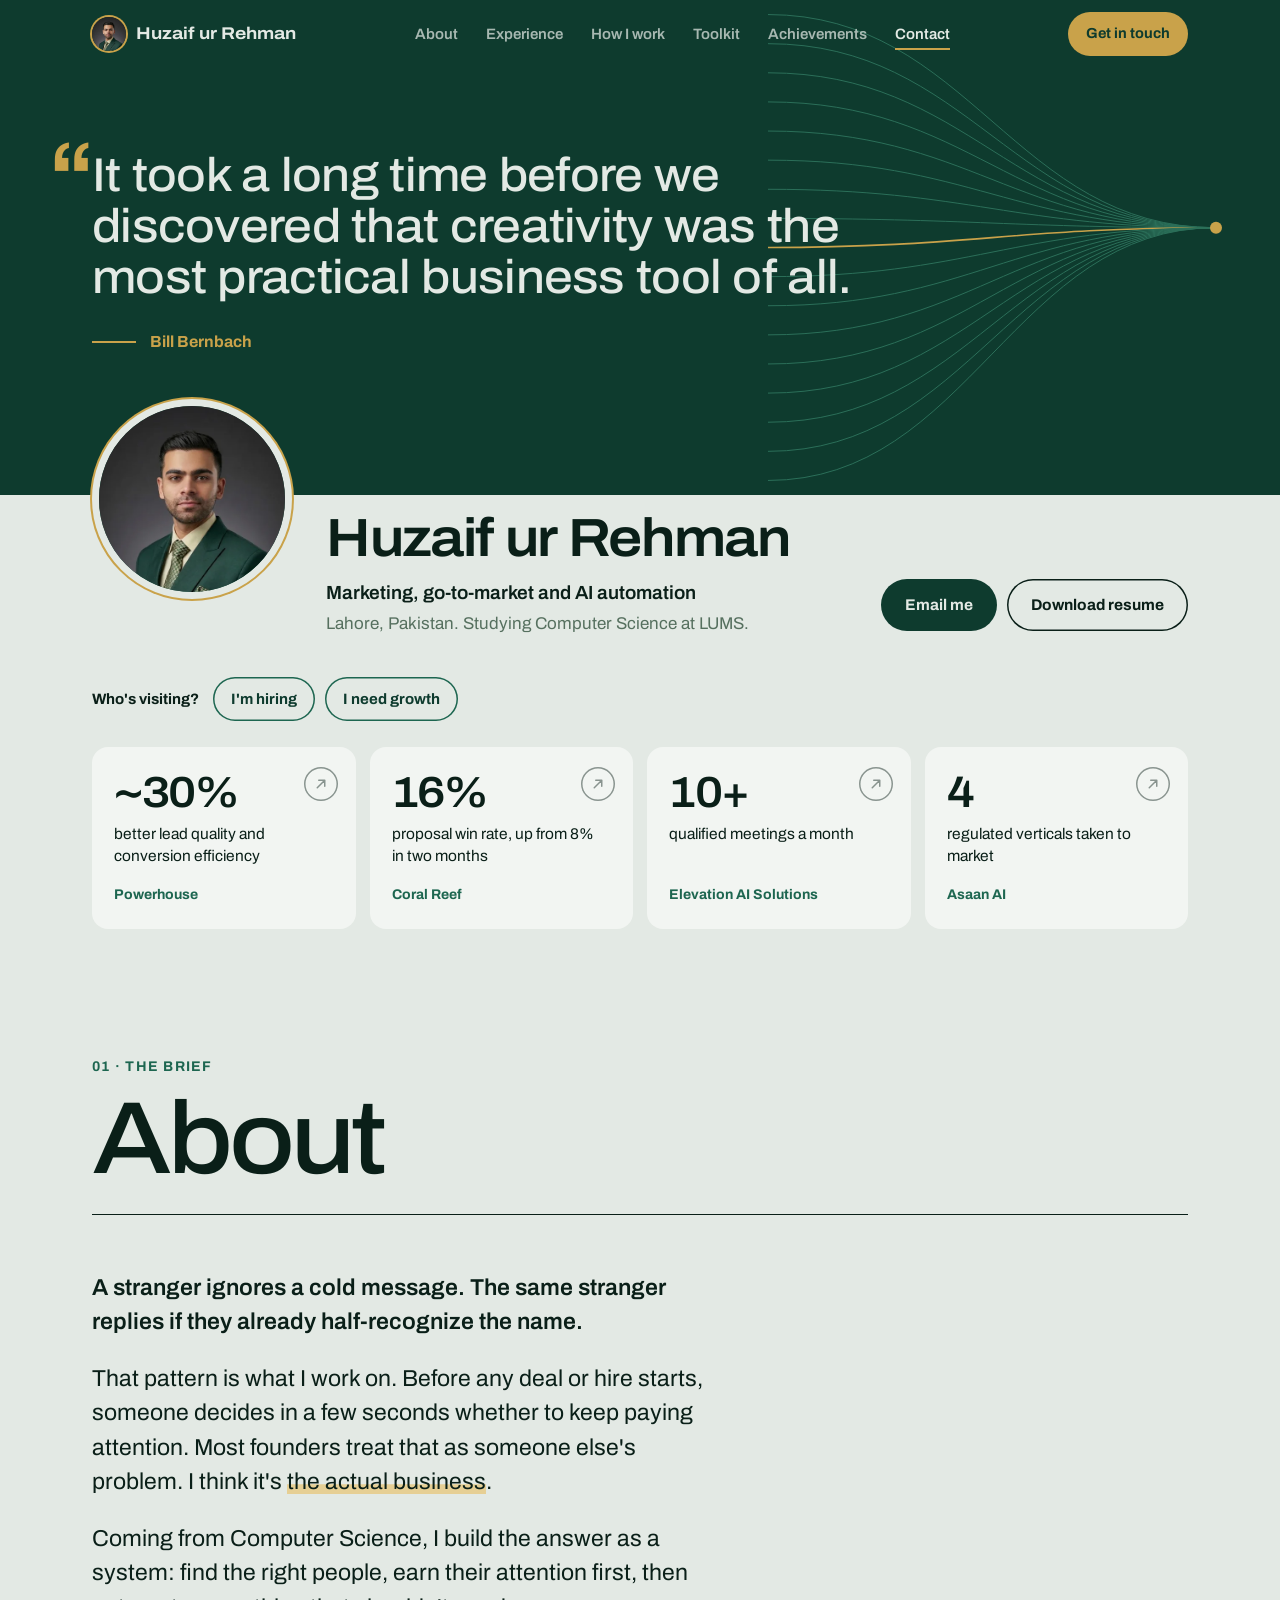
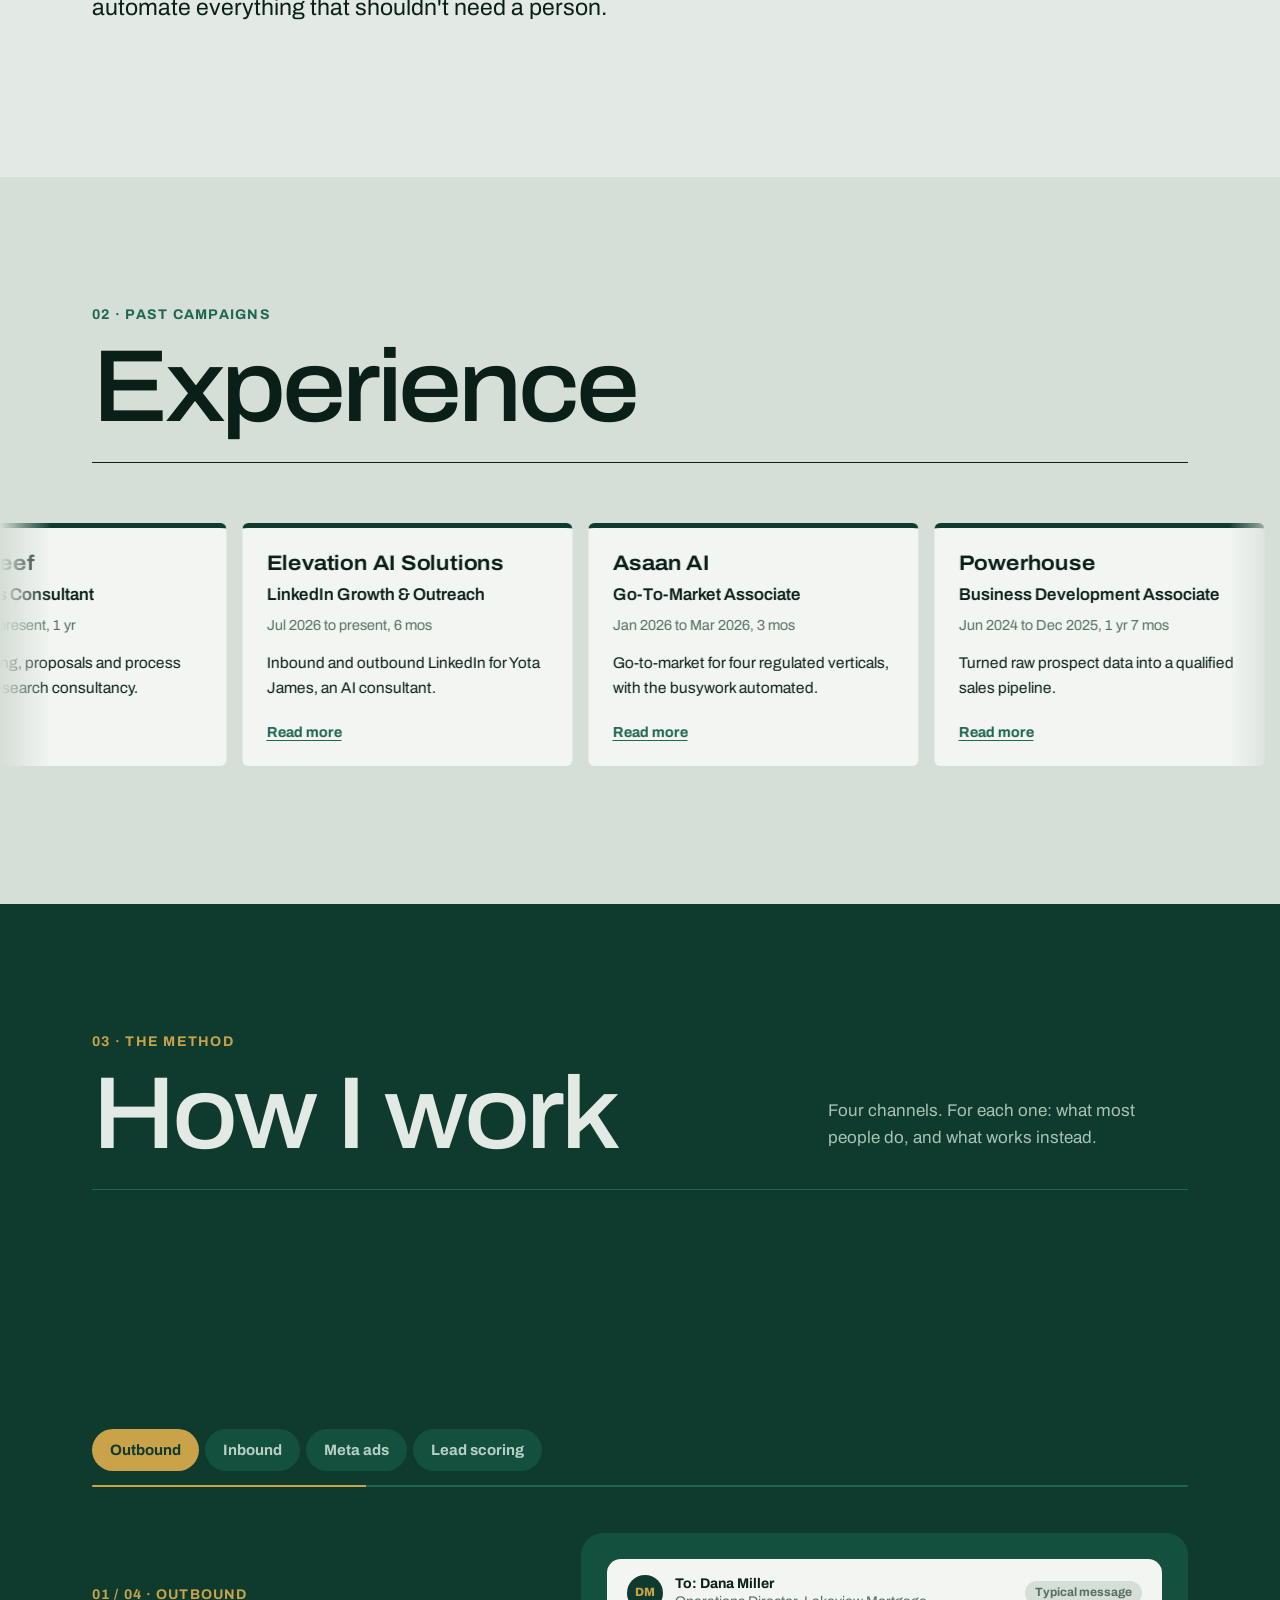
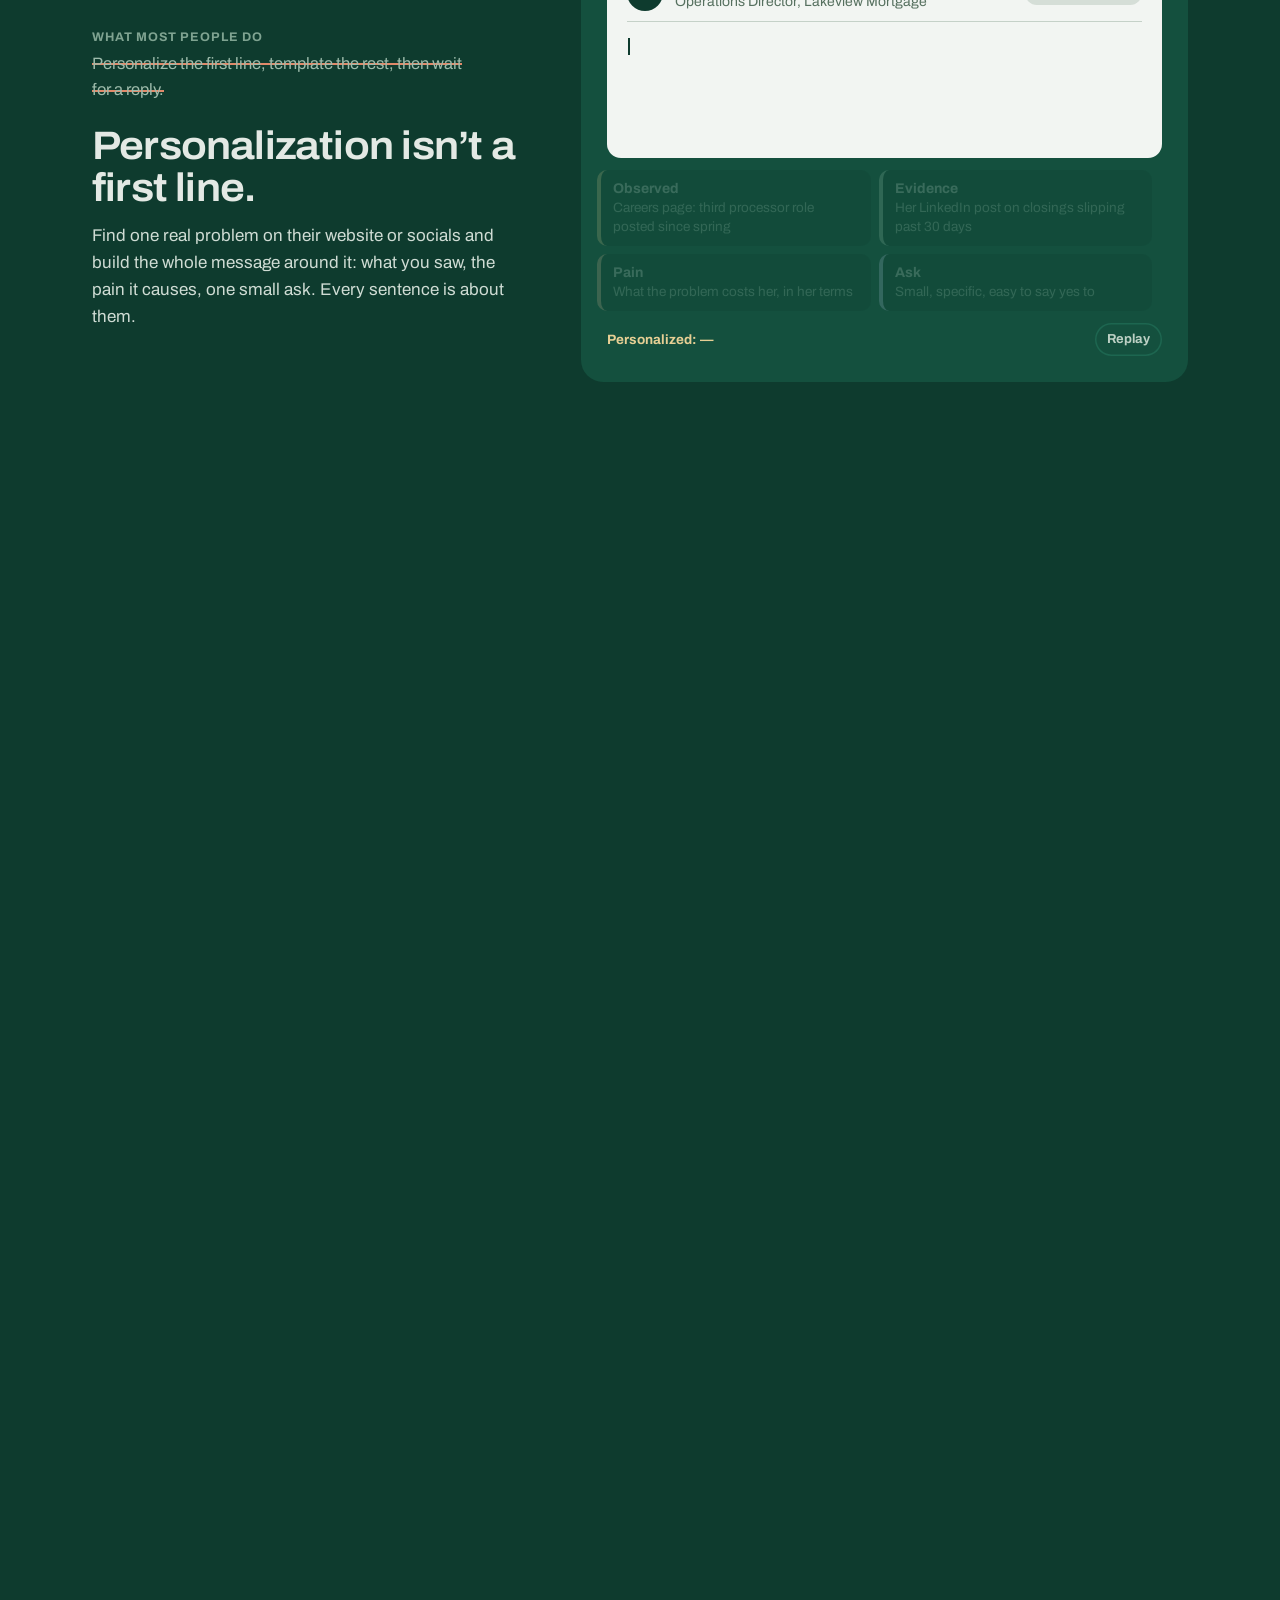
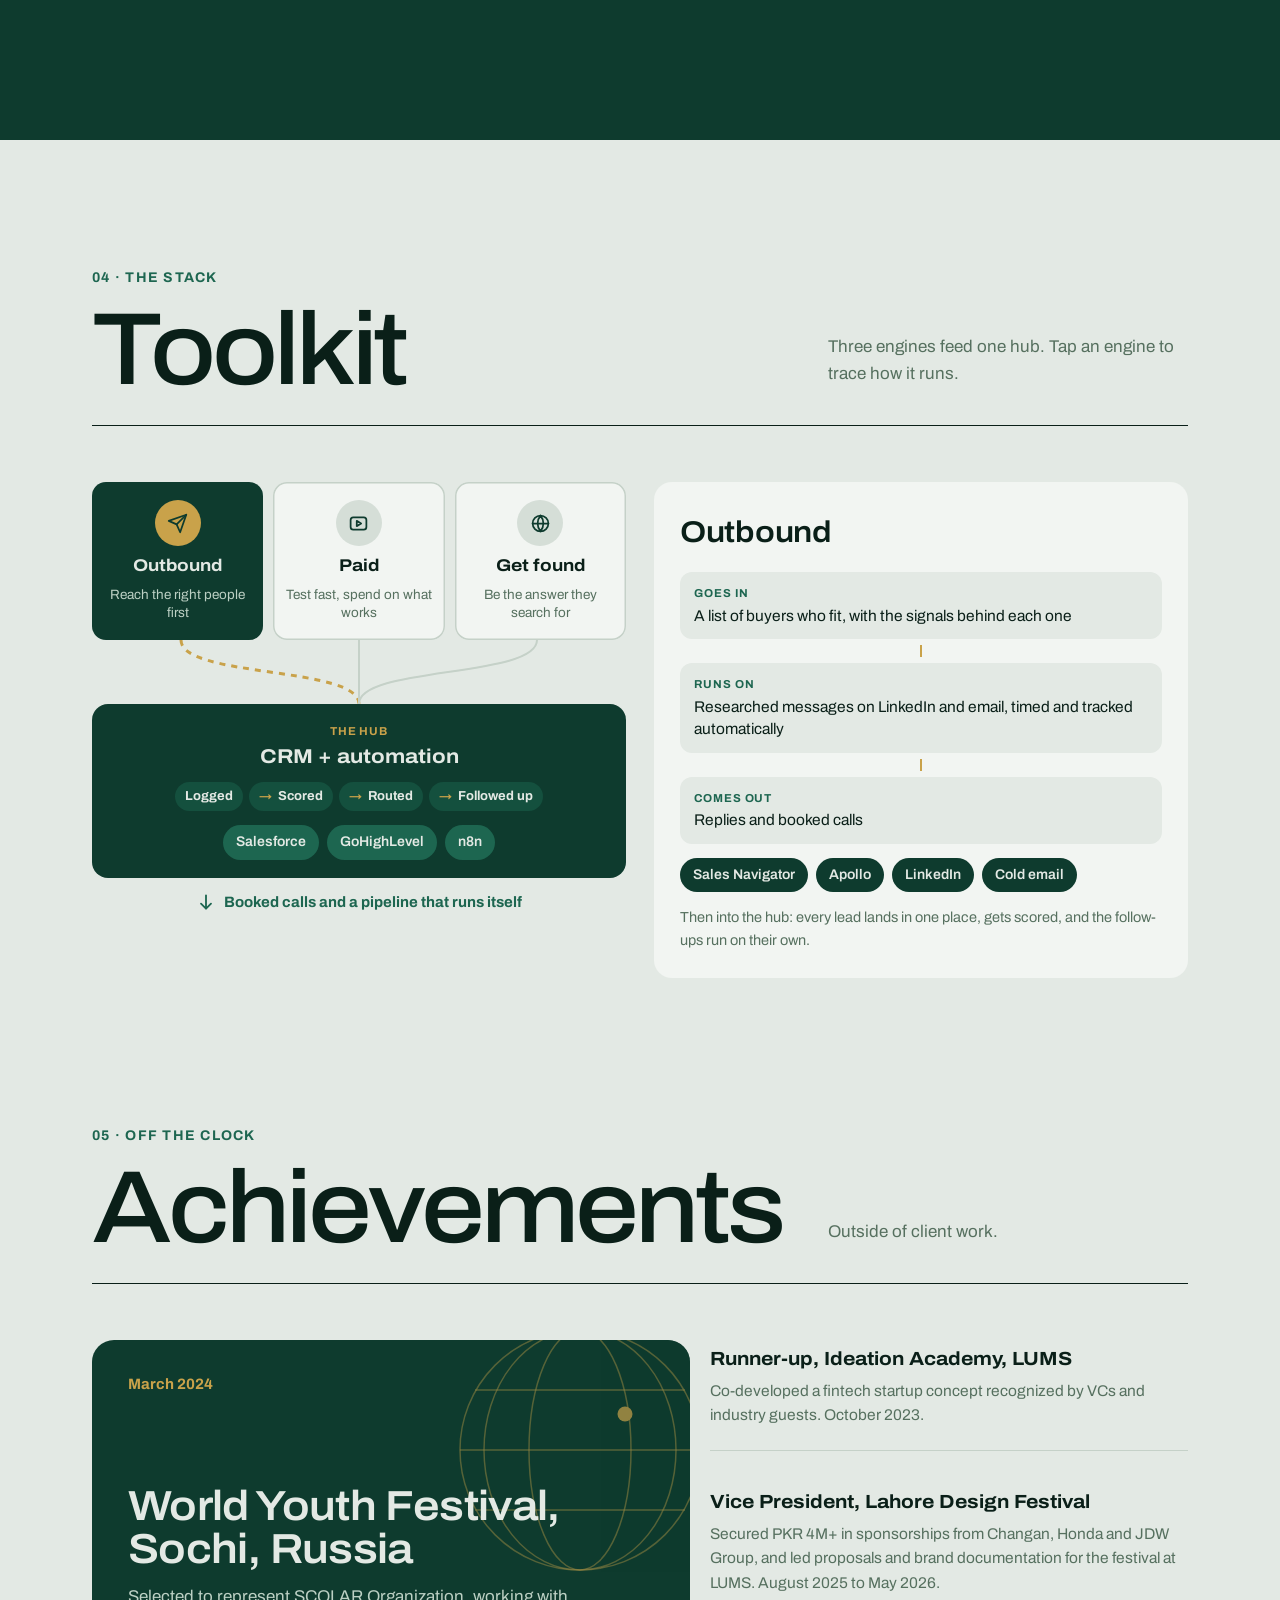
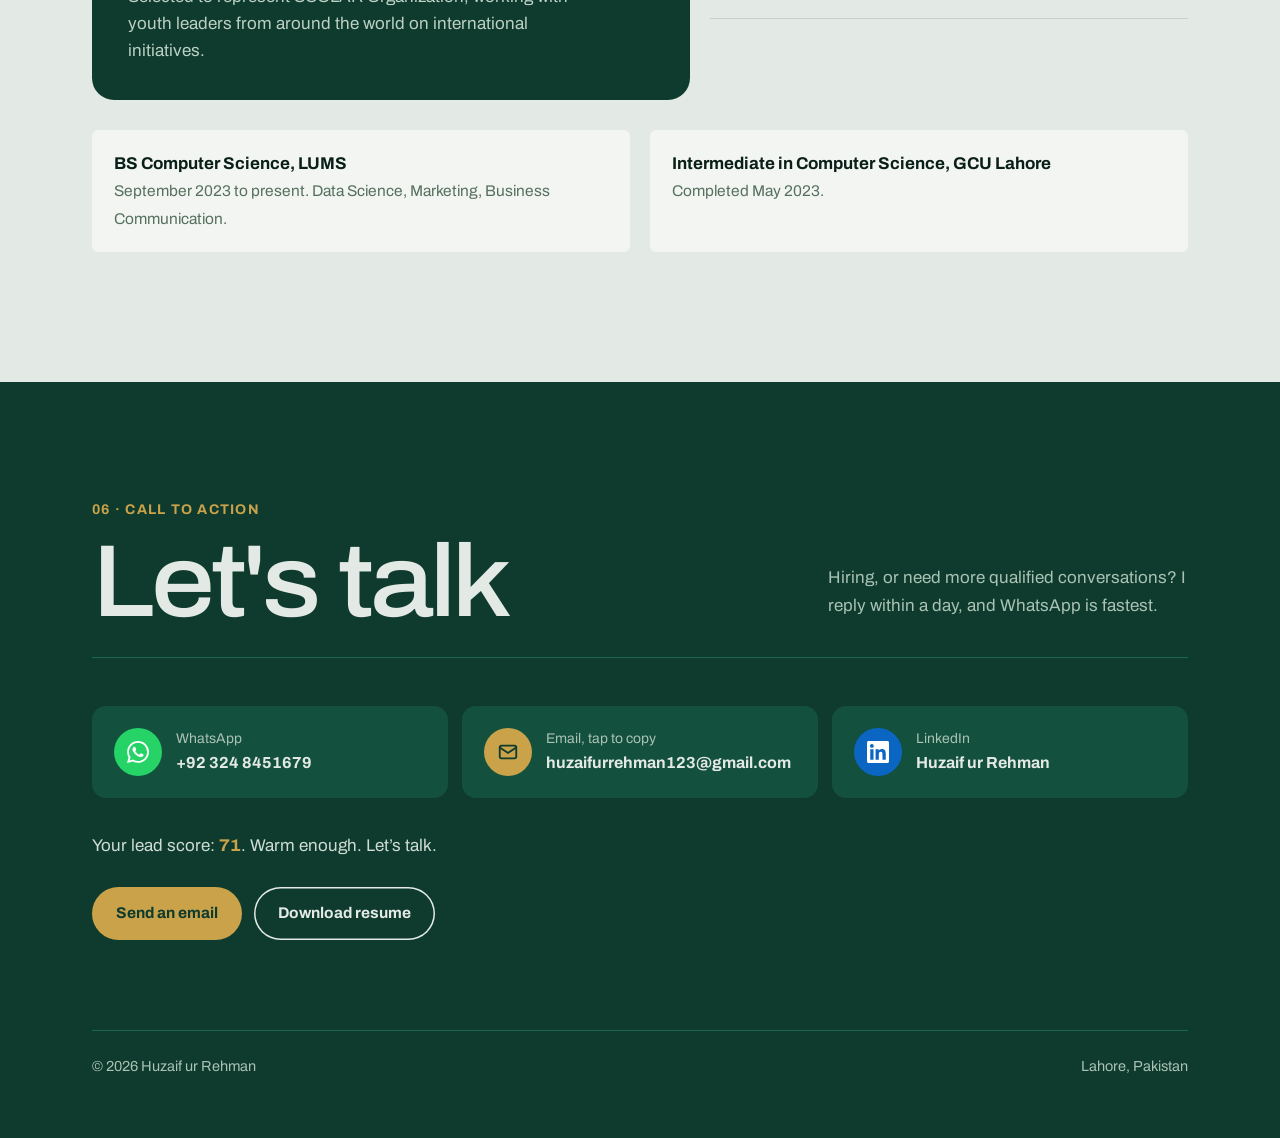
<file: index.html>
<!DOCTYPE html>
<html lang="en">
<head>
<meta charset="utf-8">
<meta name="viewport" content="width=device-width,initial-scale=1">
<title>Huzaif ur Rehman | Marketing, go-to-market and AI automation</title>
<meta name="description" content="Huzaif ur Rehman works on marketing, go-to-market and AI automation: outbound and inbound LinkedIn, Meta ads, lead scoring and pipelines with Apollo, Salesforce, n8n and GoHighLevel. CS student at LUMS.">
<meta name="author" content="Huzaif ur Rehman">
<meta name="robots" content="index,follow,max-image-preview:large">
<meta name="theme-color" content="#0e3b2e">
<link rel="canonical" href="https://huzaifurrehman.vercel.app/">
<meta property="og:type" content="profile">
<meta property="og:url" content="https://huzaifurrehman.vercel.app/">
<meta property="og:title" content="Huzaif ur Rehman | Marketing, go-to-market and AI automation">
<meta property="og:description" content="I find the gaps in how companies win attention, then build the systems and automations that close them.">
<meta property="og:image" content="https://huzaifurrehman.vercel.app/assets/og.jpg">
<meta property="og:image:width" content="1200"><meta property="og:image:height" content="630">
<meta name="twitter:card" content="summary_large_image">
<link rel="icon" href="assets/favicon.png">
<link rel="apple-touch-icon" href="assets/favicon.png">
<link rel="preload" href="assets/fonts/archivo.woff2" as="font" type="font/woff2" crossorigin>
<link rel="stylesheet" href="assets/site.css?v=829232">
<script type="application/ld+json">{"@context":"https://schema.org","@graph":[{"@type":"Person","@id":"https://huzaifurrehman.vercel.app/#me","name":"Huzaif ur Rehman","url":"https://huzaifurrehman.vercel.app/","image":"https://huzaifurrehman.vercel.app/assets/photo.webp","jobTitle":"Marketing and go-to-market","description":"Marketing, go-to-market and AI automation: outbound and inbound LinkedIn, Meta ads, lead scoring and pipeline automation.","email":"mailto:huzaifurrehman123@gmail.com","telephone":"+923248451679","address":{"@type":"PostalAddress","addressLocality":"Lahore","addressCountry":"PK"},"alumniOf":[{"@type":"CollegeOrUniversity","name":"Lahore University of Management Sciences (LUMS)"},{"@type":"CollegeOrUniversity","name":"Government College University, Lahore"}],"knowsAbout":["Go-to-market strategy","Demand generation","Lead generation","Lead scoring","ICP definition","Marketing automation","n8n","Salesforce","Apollo","GoHighLevel","LinkedIn Sales Navigator","Meta Ads","SEO","Generative engine optimization"],"sameAs":["https://www.linkedin.com/in/huzaif-ur-rehman-633692287"]},{"@type":"ProfilePage","@id":"https://huzaifurrehman.vercel.app/#page","url":"https://huzaifurrehman.vercel.app/","name":"Huzaif ur Rehman | Marketing, go-to-market and AI automation","mainEntity":{"@id":"https://huzaifurrehman.vercel.app/#me"}}]}</script>
</head>
<body>

<div class="prog" id="prog" aria-hidden="true"></div>
<nav class="nav" id="nav">
  <div class="wrap">
    <a href="#top" class="me"><img src="assets/photo.webp" width="34" height="34" alt="">Huzaif ur Rehman</a>
    <ul id="menu">
      <li><a href="#about">About</a></li>
      <li><a href="#experience">Experience</a></li>
      <li><a href="#how">How I work</a></li>
      <li><a href="#toolkit">Toolkit</a></li>
      <li><a href="#achievements">Achievements</a></li>
      <li><a href="#contact">Contact</a></li>
    </ul>
    <a class="btn b-brass ncta" href="#contact">Get in touch</a>
    <button class="burger" id="burger" aria-label="Open menu" aria-expanded="false"><i></i><i></i><i></i></button>
  </div>
</nav>

<header id="top">
  <div class="band">
    <svg class="lines" id="lines" aria-hidden="true"></svg>
    <div class="wrap">
      <blockquote class="quote load"><span class="mk" aria-hidden="true">&ldquo;</span><p>It took a long time before we discovered that creativity was the most practical business tool of all.</p><cite>Bill Bernbach</cite></blockquote>
    </div>
  </div>
  <div class="wrap">
    <div class="who">
      <div class="ph load l2"><img src="assets/photo.webp" width="200" height="200" alt="Huzaif ur Rehman" fetchpriority="high"></div>
      <div class="id load l3">
        <h1 class="wide">Huzaif ur Rehman</h1>
        <div class="role">Marketing, go-to-market and AI automation</div>
        <div class="loc">Lahore, Pakistan. Studying Computer Science at LUMS.</div>
      </div>
      <div class="act load l4" id="heroAct">
        <a class="btn b-green" href="#contact">Email me</a>
        <a class="btn b-line" href="assets/Huzaif_ur_Rehman_Resume.pdf" target="_blank" rel="noopener">Download resume</a>
      </div>
    </div>
    <div class="seg load l4" role="group" aria-label="Who is visiting">
      <span class="seg-q">Who's visiting?</span>
      <button data-seg="hire" aria-pressed="false">I'm hiring</button>
      <button data-seg="growth" aria-pressed="false">I need growth</button>
      <span class="seg-note" id="segNote" aria-live="polite"></span>
    </div>
    <div class="stats load l4">
      <button class="stat" data-role="powerhouse"><b data-n="30" data-pre="~" data-suf="%">~30%</b><span>better lead quality and conversion efficiency</span><small>Powerhouse</small><svg class="ar" viewBox="0 0 24 24" aria-hidden="true"><path d="M7 17 17 7M9 7h8v8"/></svg></button>
      <button class="stat" data-role="coral"><b data-n="16" data-suf="%">16%</b><span>proposal win rate, up from 8% in two months</span><small>Coral Reef</small><svg class="ar" viewBox="0 0 24 24" aria-hidden="true"><path d="M7 17 17 7M9 7h8v8"/></svg></button>
      <button class="stat" data-role="yota"><b data-n="10" data-suf="+">10+</b><span>qualified meetings a month</span><small>Elevation AI Solutions</small><svg class="ar" viewBox="0 0 24 24" aria-hidden="true"><path d="M7 17 17 7M9 7h8v8"/></svg></button>
      <button class="stat" data-role="asaan"><b data-n="4">4</b><span>regulated verticals taken to market</span><small>Asaan AI</small><svg class="ar" viewBox="0 0 24 24" aria-hidden="true"><path d="M7 17 17 7M9 7h8v8"/></svg></button>
    </div>
  </div>
</header>

<section class="sec" id="about">
  <div class="wrap">
    <div class="sh"><h2 class="wide"><span class="kick" aria-hidden="true">01 · The brief</span>About</h2></div>
  </div>
  <div class="wrap about solo">
    <div class="txt">
      <p>A stranger ignores a cold message. The same stranger replies if they already half-recognize the name.</p>
      <p>That pattern is what I work on. Before any deal or hire starts, someone decides in a few seconds whether to keep paying attention. Most founders treat that as someone else's problem. I think it's <mark>the actual business</mark>.</p>
      <p>Coming from Computer Science, I build the answer as a system: find the right people, earn their attention first, then automate everything that shouldn't need a person.</p>
    </div>
  </div>
</section>

<section class="sec" id="experience" style="background:var(--mint2)">
  <div class="wrap"><div class="sh"><h2 class="wide"><span class="kick" aria-hidden="true">02 · Past campaigns</span>Experience</h2></div></div>
  <div class="rail" id="rail"><div class="track"><!--gen:roles--><button class="job" data-role="coral"><span class="org">Coral Reef</span><span class="r">Operations Consultant</span><span class="d">Jan 2026 to present</span><p>Lead sourcing, proposals and process work for a research consultancy.</p><span class="open">Read more</span></button><button class="job" data-role="yota"><span class="org">Elevation AI Solutions</span><span class="r">LinkedIn Growth &amp; Outreach</span><span class="d">Jul 2026 to present</span><p>Inbound and outbound LinkedIn for Yota James, an AI consultant.</p><span class="open">Read more</span></button><button class="job" data-role="asaan"><span class="org">Asaan AI</span><span class="r">Go-To-Market Associate</span><span class="d">Jan 2026 to Mar 2026</span><p>Go-to-market for four regulated verticals, with the busywork automated.</p><span class="open">Read more</span></button><button class="job" data-role="powerhouse"><span class="org">Powerhouse</span><span class="r">Business Development Associate</span><span class="d">Jun 2024 to Dec 2025</span><p>Turned raw prospect data into a qualified sales pipeline.</p><span class="open">Read more</span></button><button class="job" data-role="maped"><span class="org">MAPED_PK</span><span class="r">Social Media &amp; Meta Ads</span><span class="d">Jul 2025 to Dec 2025</span><p>Content, social profiles and Meta ads for an education consultancy.</p><span class="open">Read more</span></button><!--/gen:roles--></div></div>
</section>

<section class="sec how" id="how">
  <div class="wrap"><div class="sh"><h2 class="wide"><span class="kick" aria-hidden="true">03 · The method</span>How I work</h2><p>Four channels. For each one: what most people do, and what works instead.</p></div></div>
  <div class="pin" id="pin">
    <div class="pin-in">
      <div class="wrap">
        <div class="steps" id="steps">
          <button data-i="0">Outbound</button><button data-i="1">Inbound</button><button data-i="2">Meta ads</button><button data-i="3">Lead scoring</button>
          <span class="sbar" aria-hidden="true"><i id="sbar"></i></span>
        </div>
        <div class="panels">
      <article class="mp" id="m-out" data-i="0">
        <div class="mtxt">
          <div class="mnum">01 / 04 &middot; Outbound</div>
          <p class="most"><span>What most people do</span><s>Personalize the first line, template the rest, then wait for a reply.</s></p>
          <h3>Personalization isn&rsquo;t a first line.</h3>
          <p class="mbody">Find one real problem on their website or socials and build the whole message around it: what you saw, the pain it causes, one small ask. Every sentence is about them.</p>
        </div>
        <div class="mfig" id="g-out"></div>
      </article>
      <article class="mp" id="m-in" data-i="1">
        <div class="mtxt">
          <div class="mnum">02 / 04 &middot; Inbound</div>
          <p class="most"><span>What most people do</span><s>Post content, then wait for the right people to find it.</s></p>
          <h3>Inbound isn&rsquo;t waiting.</h3>
          <p class="mbody">Source the exact people worth hearing from, then show up in their comments with something genuinely useful. Over a few weeks they see the expertise, and the first question comes from them.</p>
        </div>
        <div class="mfig" id="g-in"></div>
      </article>
      <article class="mp" id="m-ads" data-i="2">
        <div class="mtxt">
          <div class="mnum">03 / 04 &middot; Meta ads</div>
          <p class="most"><span>What most people do</span><s>Launch one ad, then guess why it did or didn&rsquo;t work.</s></p>
          <h3>AI makes the variants. Data picks the winner.</h3>
          <p class="mbody">One offer becomes many ads: different angles (benefit, purpose, pain) in different formats. AI produces them fast, and the budget follows whatever converts, not whatever looks best.</p>
        </div>
        <div class="mfig" id="g-ads"></div>
      </article>
      <article class="mp" id="m-score" data-i="3">
        <div class="mtxt">
          <div class="mnum">04 / 04 &middot; Lead scoring</div>
          <p class="most"><span>What most people do</span><s>Score leads on industry, company size and job title.</s></p>
          <h3>Score the pain, not the profile.</h3>
          <p class="mbody">Two companies can look identical on paper. The signals that matter sit in their hiring, their posts, their website and their workflows. Tap to find them.</p>
        </div>
        <div class="mfig" id="g-score"></div>
      </article>
        </div>
      </div>
    </div>
  </div>
</section>

<section class="sec" id="toolkit">
  <div class="wrap">
    <div class="sh"><h2 class="wide"><span class="kick" aria-hidden="true">04 · The stack</span>Toolkit</h2><p>Three engines feed one hub. Tap an engine to trace how it runs.</p></div>
    <div class="sys">
      <div class="map">
        <div class="engs" id="engs"></div>
        <svg class="wires" id="wires" viewBox="0 0 300 64" preserveAspectRatio="none" aria-hidden="true"><path d="M50 0 C50 38 150 26 150 64"/><path d="M150 0 L150 64"/><path d="M250 0 C250 38 150 26 150 64"/></svg>
        <div class="hub" id="hub"></div>
        <div class="outc"><svg viewBox="0 0 24 24" aria-hidden="true"><path d="M12 4v16M6 14l6 6 6-6"/></svg>Booked calls and a pipeline that runs itself</div>
      </div>
      <div class="edet" id="edet" aria-live="polite"></div>
    </div>
  </div>
</section>

<section class="sec" id="achievements" style="padding-top:20px">
  <div class="wrap">
    <div class="sh"><h2 class="wide"><span class="kick" aria-hidden="true">05 · Off the clock</span>Achievements</h2><p>Outside of client work.</p></div>
    <div class="ach">
      <div class="wyf">
        <svg viewBox="0 0 200 200" aria-hidden="true"><g fill="none" stroke="#c9a24a" stroke-opacity=".55"><circle cx="100" cy="100" r="80"/><ellipse cx="100" cy="100" rx="34" ry="80"/><ellipse cx="100" cy="100" rx="64" ry="80"/><path d="M20 100h160M30 60h140M30 140h140"/></g><circle cx="130" cy="76" r="5" fill="#c9a24a"/></svg>
        <small>March 2024</small>
        <h3>World Youth Festival, Sochi, Russia</h3>
        <p>Selected to represent SCOLAR Organization, working with youth leaders from around the world on international initiatives.</p>
      </div>
      <div class="alist">
        <div><b>Runner-up, Ideation Academy, LUMS</b><span>Co-developed a fintech startup concept recognized by VCs and industry guests. October 2023.</span></div>
        <div><b>Vice President, Lahore Design Festival</b><span>Secured PKR 4M+ in sponsorships from Changan, Honda and JDW Group, and led proposals and brand documentation for the festival at LUMS. August 2025 to May 2026.</span></div>
      </div>
    </div>
    <div class="edu">
      <div><b>BS Computer Science, LUMS</b><span>September 2023 to present. Data Science, Marketing, Business Communication.</span></div>
      <div><b>Intermediate in Computer Science, GCU Lahore</b><span>Completed May 2023.</span></div>
    </div>
  </div>
</section>

<section class="contact" id="contact">
  <div class="wrap">
    <div class="sh"><h2 class="wide"><span class="kick" aria-hidden="true">06 · Call to action</span>Let's talk</h2><p id="cIntro">Hiring, or need more qualified conversations? I reply within a day, and WhatsApp is fastest.</p></div>
    <div class="ways">
      <a class="way" id="waLink" href="https://wa.me/923248451679?text=Hi%20Huzaif%2C%20I%20came%20across%20your%20portfolio%20and%20would%20like%20to%20talk." target="_blank" rel="noopener"><div class="ic" style="background:#25D366"><svg viewBox="0 0 24 24" aria-hidden="true"><path fill="#fff" d="M17.472 14.382c-.297-.149-1.758-.867-2.03-.967-.273-.099-.471-.148-.67.15-.197.297-.767.966-.94 1.164-.173.199-.347.223-.644.075-.297-.15-1.255-.463-2.39-1.475-.883-.788-1.48-1.761-1.653-2.059-.173-.297-.018-.458.13-.606.134-.133.298-.347.446-.52.149-.174.198-.298.298-.497.099-.198.05-.371-.025-.52-.075-.149-.669-1.612-.916-2.207-.242-.579-.487-.5-.669-.51-.173-.008-.371-.01-.57-.01-.198 0-.52.074-.792.372-.272.297-1.04 1.016-1.04 2.479 0 1.462 1.065 2.875 1.213 3.074.149.198 2.096 3.2 5.077 4.487.709.306 1.262.489 1.694.625.712.227 1.36.195 1.871.118.571-.085 1.758-.719 2.006-1.413.248-.694.248-1.289.173-1.413-.074-.124-.272-.198-.57-.347m-5.421 7.403h-.004a9.87 9.87 0 01-5.031-1.378l-.361-.214-3.741.982.998-3.648-.235-.374a9.86 9.86 0 01-1.51-5.26c.001-5.45 4.436-9.884 9.888-9.884 2.64 0 5.122 1.03 6.988 2.898a9.825 9.825 0 012.893 6.994c-.003 5.45-4.437 9.884-9.885 9.884m8.413-18.297A11.815 11.815 0 0012.05 0C5.495 0 .16 5.335.157 11.892c0 2.096.547 4.142 1.588 5.945L.057 24l6.305-1.654a11.882 11.882 0 005.683 1.448h.005c6.554 0 11.89-5.335 11.893-11.893a11.821 11.821 0 00-3.48-8.413Z"/></svg></div><div><span>WhatsApp</span><b>+92 324 8451679</b></div></a>
      <button class="way" id="copyEmail"><div class="ic" style="background:var(--brass)"><svg viewBox="0 0 24 24" fill="none" stroke="#0e3b2e" stroke-width="2" stroke-linecap="round"><rect x="3" y="5" width="18" height="14" rx="2"/><path d="m3 7 9 6 9-6"/></svg></div><div><span>Email, tap to copy</span><b>huzaifurrehman123@gmail.com</b></div></button>
      <a class="way" href="https://www.linkedin.com/in/huzaif-ur-rehman-633692287" target="_blank" rel="noopener"><div class="ic" style="background:#0a66c2"><svg viewBox="0 0 24 24" aria-hidden="true"><path fill="#fff" d="M20.45 20.45h-3.56v-5.57c0-1.33-.02-3.04-1.85-3.04-1.85 0-2.14 1.45-2.14 2.94v5.67H9.35V9h3.41v1.56h.05c.48-.9 1.64-1.85 3.37-1.85 3.6 0 4.27 2.37 4.27 5.46v6.28zM5.34 7.43a2.06 2.06 0 1 1 0-4.13 2.06 2.06 0 0 1 0 4.13zM7.12 20.45H3.56V9h3.56v11.45zM22.22 0H1.77C.79 0 0 .77 0 1.73v20.54C0 23.23.79 24 1.77 24h20.45c.98 0 1.78-.77 1.78-1.73V1.73C24 .77 23.2 0 22.22 0z"/></svg></div><div><span>LinkedIn</span><b>Huzaif ur Rehman</b></div></a>
    </div>
    <p class="cscore" id="cScore"></p>
    <div class="cfoot" id="cFoot"><a class="btn b-brass" href="mailto:huzaifurrehman123@gmail.com">Send an email</a><a class="btn b-line" href="assets/Huzaif_ur_Rehman_Resume.pdf" target="_blank" rel="noopener">Download resume</a></div>
    <footer><span>&copy; <span id="yr">2026</span> Huzaif ur Rehman</span><span>Lahore, Pakistan</span></footer>
  </div>
</section>

<div class="modal" id="modal" role="dialog" aria-modal="true" aria-label="Role details"><div class="mbox"><button class="x" aria-label="Close">&times;</button><div id="mbody"></div></div></div>
<div class="lead" id="lead">
  <div class="leadtip" id="leadTip" hidden><b>You're being scored.</b><p>This is the lead scoring I build for clients, running on you. Reading a section, opening a role or telling me who you are all count as signals.</p><ul id="leadLog"></ul></div>
  <button class="lead-b" id="leadB" aria-expanded="false" aria-controls="leadTip"><svg viewBox="0 0 40 40" aria-hidden="true"><circle cx="20" cy="20" r="16"/><circle class="fg" id="leadRing" cx="20" cy="20" r="16"/></svg><span class="lv" id="leadV">5</span><span class="lt"><small>Your lead score</small><b id="leadS">Cold</b></span></button>
</div>
<div class="toast" id="toast" role="status">Email copied</div>

<script src="assets/data.js?v=829232" defer></script>
<script src="assets/site.js?v=829232" defer></script>
</body>
</html>
</file>
<file: assets/site.css>
@font-face{font-family:Archivo;font-style:normal;font-weight:100 900;font-stretch:62% 125%;font-display:swap;src:url(fonts/archivo.woff2) format('woff2')}
:root{
  --green:#0e3b2e;--green2:#14503e;--green3:#1d6650;--brass:#c9a24a;--brass2:#e6cf94;
  --mint:#e3e9e4;--mint2:#d5ded7;--paper:#f2f5f2;--ink:#0a1f18;--moss:#56705f;--line:#c5d1c8;
  --wide:110%;--ease:cubic-bezier(.22,.7,.2,1);
}
*{box-sizing:border-box;margin:0;padding:0}
html{scroll-behavior:smooth}
html,body{overflow-x:clip}
body{font-family:Archivo,system-ui,sans-serif;font-stretch:100%;background:var(--mint);color:var(--ink);font-size:17px;line-height:1.6;-webkit-font-smoothing:antialiased}
img{display:block;max-width:100%}
a{color:inherit}
button{font:inherit;color:inherit;background:none;border:0;cursor:pointer}
:focus-visible{outline:2px solid var(--brass);outline-offset:3px;border-radius:4px}
.wrap{max-width:1160px;margin:0 auto;padding:0 32px}
.wide{font-stretch:var(--wide);font-weight:620;letter-spacing:-.025em;line-height:1.02}
h2.wide{font-size:clamp(52px,8vw,118px);font-weight:520;letter-spacing:-.04em;line-height:.92}
.lead{font-size:clamp(18px,1.6vw,21px);color:var(--moss);max-width:60ch;margin-top:18px}
.btn{display:inline-flex;align-items:center;gap:10px;padding:14px 24px;border-radius:999px;font-weight:700;font-size:15.5px;text-decoration:none;transition:background .2s,color .2s,transform .2s}
.btn:active{transform:scale(.98)}
.btn svg{width:18px;height:18px}
.b-brass{background:var(--brass);color:var(--green)}
.b-brass:hover{background:var(--brass2)}
.b-green{background:var(--green);color:var(--mint)}
.b-green:hover{background:var(--green3)}
.b-line{box-shadow:inset 0 0 0 1.5px currentColor}
.b-line:hover{background:var(--ink);color:var(--mint);box-shadow:none}

/* nav */
.nav{position:fixed;inset:0 0 auto;z-index:40;transition:background .3s,box-shadow .3s}
.nav .wrap{display:flex;align-items:center;justify-content:space-between;height:68px;gap:20px}
.me{display:flex;align-items:center;gap:10px;font-weight:700;text-decoration:none;color:var(--mint);font-stretch:112%}
.me img{width:34px;height:34px;border-radius:50%;box-shadow:0 0 0 2px var(--brass)}
.nav ul{display:flex;gap:28px;list-style:none}
.nav ul a{text-decoration:none;font-size:15px;font-weight:600;color:rgba(227,233,228,.72);padding:6px 0;border-bottom:2px solid transparent;transition:color .2s,border-color .2s}
.nav ul a:hover{color:var(--mint)}
.nav ul a.on{color:var(--mint);border-color:var(--brass)}
.nav .btn{padding:10px 18px;font-size:14.5px}
.nav.solid{background:rgba(227,233,228,.94);backdrop-filter:blur(10px);box-shadow:0 1px 0 var(--line)}
.nav.solid .me{color:var(--ink)}
.nav.solid ul a{color:var(--moss)}
.nav.solid ul a:hover,.nav.solid ul a.on{color:var(--ink)}
.nav.solid ul a.on{border-color:var(--green)}
.burger{display:none;width:44px;height:44px;flex-direction:column;align-items:center;justify-content:center;gap:5px}
.burger i{width:22px;height:2px;background:var(--mint);transition:.3s}
.nav.solid .burger i{background:var(--ink)}

/* hero */
.band{background:var(--green);color:var(--mint);position:relative;overflow:hidden;padding:150px 0 140px}
.band svg.lines{position:absolute;inset:0;width:100%;height:100%}
.band svg.lines path{fill:none}
.quote{position:relative;max-width:900px}
.quote .mk{position:absolute;left:-.48em;top:-.22em;color:var(--brass);font-size:clamp(64px,7vw,112px);line-height:1;font-weight:700;font-stretch:110%}
.quote p{font-stretch:108%;font-weight:480;font-size:clamp(28px,4.2vw,54px);line-height:1.08;letter-spacing:-.015em}
.quote cite{display:flex;align-items:center;gap:14px;font-style:normal;color:var(--brass);font-weight:700;margin-top:26px;font-size:16px}
.quote cite:before{content:"";width:44px;height:2px;background:var(--brass)}
.who{display:grid;grid-template-columns:auto 1fr auto;gap:34px;align-items:end;margin-top:-96px;position:relative}
.who .id{padding-top:112px}
.ph{align-self:start;padding:0;transition:transform .25s var(--ease);width:200px;height:200px;border-radius:50%;border:7px solid var(--mint);box-shadow:0 0 0 2px var(--brass);overflow:hidden;background:var(--green2)}
.ph img{width:100%;height:100%;object-fit:cover}
.who h1{font-size:clamp(36px,4.2vw,58px)}
@media (min-width:981px){.who h1{white-space:nowrap}}
.who .role{font-size:19px;font-weight:600;margin-top:12px}
.who .loc{color:var(--moss);margin-top:2px}
.who .act{display:flex;gap:10px;flex-wrap:wrap;padding-bottom:6px}

.load{animation:load .9s var(--ease) both}
.load.l2{animation-delay:.12s}.load.l3{animation-delay:.24s}.load.l4{animation-delay:.36s}
@keyframes load{from{opacity:0;transform:translateY(14px)}}

/* sections */
.sec{padding:130px 0}
.about{display:grid;grid-template-columns:5fr 7fr;gap:64px;align-items:start}
.about .txt p{font-size:clamp(19px,1.8vw,23px);line-height:1.5;margin-bottom:22px;max-width:56ch}
.about .txt p:first-child{font-weight:600}
.about .txt mark{background:none;color:inherit;box-shadow:inset 0 -.42em 0 var(--brass2)}
.about .bg{color:var(--moss);font-size:17px;margin-top:18px;max-width:40ch}

/* experience */
.exhead{display:flex;justify-content:space-between;align-items:end;gap:24px;flex-wrap:wrap}
.hint{font-size:15px;color:var(--moss)}
.rail{margin-top:46px;overflow:hidden;mask-image:linear-gradient(90deg,transparent,#000 4%,#000 96%,transparent)}
.rail .track{display:flex;gap:16px;width:max-content;padding:4px 0 8px;animation:slide 60s linear infinite}
.rail:hover .track,.rail.paused .track{animation-play-state:paused}
@keyframes slide{to{transform:translateX(calc(-50% - 8px))}}
.job{width:330px;flex:none;text-align:left;background:var(--paper);border-radius:6px;padding:24px 24px 22px;border-top:5px solid var(--green);display:flex;flex-direction:column;gap:6px;transition:border-color .2s,background .2s}
.job:hover{border-color:var(--brass);background:#fff}
.job .org{font-stretch:var(--wide);font-weight:650;font-size:21px;letter-spacing:-.01em;line-height:1.1}
.job .r{font-weight:600}
.job .d{color:var(--moss);font-size:14.5px}
.job p{font-size:15.5px;margin-top:8px}
.job .open{margin-top:auto;padding-top:14px;font-weight:700;font-size:14.5px;color:var(--green3);text-decoration:underline;text-underline-offset:3px}

/* how I work */
.how{background:var(--green);color:var(--mint)}
.how .lead{color:#a9c2b4}
/* achievements */
.ach{display:grid;grid-template-columns:1.25fr 1fr;gap:20px;margin-top:46px}
.wyf{background:var(--green);color:var(--mint);border-radius:22px;padding:36px;position:relative;overflow:hidden;min-height:360px;display:flex;flex-direction:column;justify-content:flex-end}
.wyf svg{position:absolute;right:-40px;top:-40px;width:300px;height:300px;opacity:.7}
.wyf small{position:absolute;top:32px;left:36px;color:var(--brass);font-weight:700;font-size:15px}
.wyf h3{font-stretch:var(--wide);font-weight:600;font-size:clamp(30px,3.4vw,42px);line-height:1.02;letter-spacing:-.015em;position:relative}
.wyf p{color:#bcd0c4;margin-top:12px;max-width:44ch;position:relative}
.alist{display:grid;gap:14px;align-content:start}
.alist div{padding:22px 0;border-bottom:1px solid var(--line)}
.alist div:first-child{padding-top:4px}
.alist b{display:block;font-size:19px;font-stretch:110%}
.alist span{display:block;color:var(--moss);margin-top:4px;font-size:15.5px}
.edu{margin-top:30px;display:grid;grid-template-columns:1fr 1fr;gap:20px}
.edu div{background:var(--paper);border-radius:6px;padding:20px 22px}
.edu b{display:block}
.edu span{color:var(--moss);font-size:15.5px}

/* contact */
.contact{background:var(--green);color:var(--mint);padding:120px 0 60px}
.contact h2{max-width:14ch}
.contact .lead{color:#a9c2b4}
.ways{display:grid;grid-template-columns:repeat(3,1fr);gap:14px;margin-top:48px}
.way{display:flex;gap:14px;align-items:center;text-align:left;text-decoration:none;padding:22px;border-radius:14px;background:var(--green2);transition:background .2s}
.way:hover{background:var(--green3)}
.way .ic{width:48px;height:48px;border-radius:50%;display:flex;align-items:center;justify-content:center;flex:none}
.way .ic svg{width:22px;height:22px}
.way span{display:block;font-size:14px;color:#a9c2b4}
.way b{display:block;font-size:16px;overflow-wrap:anywhere}
.cfoot{display:flex;gap:12px;flex-wrap:wrap;margin-top:28px}
footer{display:flex;justify-content:space-between;gap:16px;flex-wrap:wrap;margin-top:90px;padding-top:24px;border-top:1px solid var(--green3);color:#a9c2b4;font-size:14.5px}

/* modal */
.modal{position:fixed;inset:0;z-index:90;background:rgba(10,31,24,.6);display:none;align-items:center;justify-content:center;padding:18px}
.modal.open{display:flex}
.mbox{background:var(--mint);border-radius:20px;max-width:620px;width:100%;max-height:88vh;overflow:auto;padding:36px;position:relative;animation:pane .3s var(--ease)}
.mbox .x{position:absolute;right:16px;top:16px;width:42px;height:42px;border-radius:50%;background:var(--green);color:var(--mint);font-size:22px;line-height:1}
.mbox h3{font-stretch:var(--wide);font-weight:640;font-size:32px;line-height:1.05;letter-spacing:-.015em;padding-right:44px}
.mbox .r{font-weight:600;margin-top:6px}
.mbox .d{color:var(--moss)}
.mbox ul{list-style:none;margin-top:22px;display:grid;gap:12px}
.mbox li{padding-left:20px;position:relative}
.mbox li:before{content:"";position:absolute;left:0;top:.62em;width:8px;height:8px;border-radius:50%;background:var(--brass)}
.mbox .tags span{border-color:var(--line)}
.mbox .pn{display:flex;justify-content:space-between;margin-top:26px;gap:10px}
.mbox .pn button{font-weight:700;font-size:15px;padding:10px 18px;border-radius:999px;box-shadow:inset 0 0 0 1.5px var(--ink)}
.mbox .pn button:hover{background:var(--ink);color:var(--mint)}
.toast{position:fixed;left:50%;bottom:24px;transform:translate(-50%,140%);opacity:0;background:var(--brass);color:var(--green);padding:12px 20px;border-radius:999px;font-weight:700;z-index:99;transition:transform .3s var(--ease),opacity .3s}
.toast.show{transform:translate(-50%,0);opacity:1}

@media (max-width:980px){
  .nav ul,.nav .ncta{display:none}
  .burger{display:flex}
  .nav.open{background:var(--green)}
  .nav.open .me{color:var(--mint)}
  .nav.open .burger i{background:var(--mint)}
  .nav.open ul{display:flex;flex-direction:column;position:absolute;top:68px;left:0;right:0;background:var(--green);padding:6px 32px 24px;gap:0}
  .nav.open ul a{display:block;color:var(--mint);font-size:18px;padding:12px 0;border:0}
  .who{grid-template-columns:auto 1fr}
  .who .act{grid-column:1/-1}
  .about,.ach{grid-template-columns:1fr}
  .about{gap:20px}
}
@media (max-width:640px){
  body{font-size:16px}
  .wrap{padding:0 20px}
  .sec{padding:90px 0}
  .band{padding:110px 0 120px}
  .band svg.lines{width:90%;opacity:.3}
  .quote .mk{position:static;display:block;font-size:64px;height:.5em;margin-bottom:6px}
  .who{grid-template-columns:1fr;margin-top:-80px;gap:18px}
  .who .id{padding-top:0}
  .ph{width:140px;height:140px;border-width:5px}
  .who .act .btn{flex:1;justify-content:center;padding:13px 12px;font-size:15px;white-space:nowrap}
  .job{width:285px}
  .ways,.edu{grid-template-columns:1fr}
  .wyf{padding:26px;min-height:320px}
  .wyf small{left:26px;top:24px}
  .mbox{padding:26px 22px}
}
@media (prefers-reduced-motion:reduce){*{animation:none!important;transition:none!important}}

/* section header */
.sh{display:grid;grid-template-columns:1fr minmax(0,360px);gap:40px;align-items:end;padding-bottom:28px;border-bottom:1.5px solid currentColor;margin-bottom:56px}
.sh p{color:var(--moss);font-size:17px;padding-bottom:10px}
.how .sh p,.contact .sh p{color:#a9c2b4}
.how .sh,.contact .sh{border-color:var(--green3)}
.contact .sh{margin-bottom:0}
.facts{list-style:none;display:grid;gap:0;align-self:start}
.facts li{display:grid;grid-template-columns:110px 1fr;gap:14px;padding:14px 0;border-bottom:1px solid var(--line);font-weight:600}
.facts li:first-child{padding-top:4px}
.facts span{color:var(--moss);font-weight:400}
/* stats */
.stats{display:grid;grid-template-columns:repeat(4,1fr);gap:14px;margin-top:56px}
.stat{position:relative;text-align:left;background:var(--paper);border-radius:16px;padding:24px 22px 22px;display:flex;flex-direction:column;gap:8px;overflow:hidden;isolation:isolate;transition:color .35s var(--ease),transform .25s var(--ease)}
.stat:before{content:"";position:absolute;inset:0;background:var(--green);transform:translateY(101%);transition:transform .4s var(--ease);z-index:-1}
.stat:hover,.stat:focus-visible{color:var(--mint);transform:translateY(-3px)}
.stat:hover:before,.stat:focus-visible:before{transform:none}
.stat b{font-stretch:var(--wide);font-weight:600;font-size:clamp(34px,3.4vw,46px);line-height:1;letter-spacing:-.03em}
.stat b em{font-style:normal}
.stat span{font-size:15.5px;line-height:1.4;max-width:24ch}
.stat small{margin-top:auto;padding-top:10px;font-size:14px;font-weight:700;color:var(--green3);transition:color .35s}
.stat:hover small,.stat:focus-visible small{color:var(--brass)}
/* progress + tabs indicator */
.prog{position:fixed;left:0;top:0;height:3px;width:100%;background:var(--brass);transform-origin:0 50%;transform:scaleX(0);z-index:60}
/* rail drag */
.rail{cursor:grab;touch-action:pan-y}
.rail.dragging{cursor:grabbing}
.rail.dragging .job{pointer-events:none}
.rail .track{animation:none!important;will-change:transform}
@media (max-width:980px){.stats{grid-template-columns:1fr 1fr}.sh{grid-template-columns:1fr;gap:12px}}
@media (max-width:640px){.stat b{font-size:30px}.stat{padding:18px 16px}.stat .ar{right:12px;top:14px;width:30px;height:30px;padding:6px}.stats{gap:10px;margin-top:40px}.sh{margin-bottom:36px;padding-bottom:20px}}

.stat .ar{position:absolute;right:18px;top:20px;width:34px;height:34px;padding:8px;border-radius:50%;box-shadow:inset 0 0 0 1.5px currentColor;fill:none;stroke:currentColor;stroke-width:2;stroke-linecap:round;stroke-linejoin:round;opacity:.45;transition:opacity .3s,transform .35s var(--ease),background .3s}
.stat:hover .ar,.stat:focus-visible .ar{opacity:1;background:var(--brass);box-shadow:none;stroke:var(--green);transform:rotate(45deg)}
.quote{max-width:780px}
.quote p{font-size:clamp(28px,3.7vw,50px)}

.about.solo{display:block}
.about.solo .txt{max-width:62ch}

/* ===== campaign redesign ===== */
.kick{display:block;font-size:14px;font-weight:700;letter-spacing:.09em;text-transform:uppercase;color:var(--green3);font-stretch:100%;line-height:1.2;margin-bottom:16px}
.how .kick,.contact .kick{color:var(--brass)}
.ph{cursor:default}

/* segment picker */
.seg{display:flex;align-items:center;flex-wrap:wrap;gap:10px;margin-top:40px}
.seg-q{font-weight:700;font-size:15px;margin-right:4px}
.seg button{padding:10px 18px;border-radius:999px;font-weight:700;font-size:15px;box-shadow:inset 0 0 0 1.5px var(--green3);color:var(--green);transition:background .2s,color .2s,box-shadow .2s}
.seg button:hover{background:var(--paper)}
.seg button[aria-pressed=true]{background:var(--green);color:var(--mint);box-shadow:none}
.seg-note{font-size:14.5px;color:var(--moss)}
.seg+.stats{margin-top:26px}

/* how I work: scroll-driven */
.how{padding-bottom:110px}
.how .sh{margin-bottom:40px}
.steps{display:flex;flex-wrap:wrap;gap:6px;align-items:center;margin-bottom:30px;position:relative;padding-bottom:16px}
.steps button{padding:9px 18px;border-radius:999px;font-weight:700;font-size:15px;color:#b9cfc3;background:var(--green2);transition:background .3s,color .3s}
.steps button:hover{color:var(--mint)}
.steps button.on{background:var(--brass);color:var(--green)}
.sbar{position:absolute;left:0;right:0;bottom:0;height:2px;background:var(--green3);overflow:hidden;border-radius:2px}
.sbar i{position:absolute;inset:0;background:var(--brass);transform-origin:0 50%;transform:scaleX(0)}
.how:not(.pinned) .steps{display:none}
.panels{display:grid}
.mp{display:grid;grid-template-columns:5fr 7fr;gap:56px;align-items:center;align-content:center}
.how:not(.pinned) .mp+.mp{margin-top:80px;padding-top:80px;border-top:1px solid var(--green3)}
.how.pinned .pin{height:400vh;height:400svh}
.how.pinned .pin-in{position:sticky;top:0;height:100vh;height:100svh;display:flex;flex-direction:column;padding:84px 0 18px;overflow:hidden}
.how.pinned .pin-in .wrap{margin-block:auto}
.how.pinned .pin-in .wrap{width:100%}
.how.pinned .mp{grid-area:1/1;opacity:0;visibility:hidden;transform:translateY(28px);transition:opacity .45s var(--ease),transform .45s var(--ease),visibility 0s .45s}
.how.pinned .mp.on{opacity:1;visibility:visible;transform:none;transition:opacity .45s var(--ease),transform .45s var(--ease)}
.mnum{font-weight:700;color:var(--brass);font-size:14px;letter-spacing:.08em;text-transform:uppercase}
.most{margin-top:20px;color:#9dbbab;font-size:16.5px;max-width:42ch}
.most span{display:block;font-weight:700;font-size:12.5px;letter-spacing:.08em;text-transform:uppercase;color:#7fa391;margin-bottom:4px}
.most s{text-decoration:none;background:linear-gradient(#e08a6a,#e08a6a) 0 58%/0% 2px no-repeat;transition:background-size .9s var(--ease) .25s}
.mp.run .most s{background-size:100% 2px}
.mtxt h3{font-stretch:108%;font-weight:640;font-size:clamp(30px,3.1vw,44px);line-height:1.04;letter-spacing:-.02em;margin-top:22px}
.mbody{color:#cfdcd4;margin-top:14px;font-size:17px;max-width:46ch}
.mproof{margin-top:24px;padding-top:18px;border-top:1px solid var(--green3);display:flex;gap:14px;align-items:baseline;font-size:15px;color:#bcd0c4;max-width:46ch}
.mproof b{font-stretch:var(--wide);font-size:34px;line-height:1;color:var(--brass);font-weight:640;flex:none}
.mfig{background:var(--green2);border-radius:22px;padding:26px}
.cap{font-size:13.5px;color:#9dbbab;margin-top:14px}
.cap.top{margin:0 0 12px;font-weight:700;color:var(--brass2);font-size:15px}

/* contact score line */
.cscore{margin-top:34px;font-size:17px;color:#cfdcd4}
.cscore b{color:var(--brass);font-stretch:var(--wide)}

/* lead badge */
.lead{position:fixed;left:18px;bottom:18px;z-index:70;opacity:0;transform:translateY(16px);pointer-events:none;transition:opacity .35s,transform .35s var(--ease)}
.lead.show{opacity:1;transform:none;pointer-events:auto}
.lead.show.busy,.lead.show.away{opacity:0;transform:translateY(16px);pointer-events:none}
.lead-b{display:flex;align-items:center;gap:10px;background:var(--ink);color:var(--mint);padding:6px 16px 6px 6px;border-radius:999px;box-shadow:0 8px 24px rgba(10,31,24,.28);position:relative}
.lead-b svg{width:40px;height:40px;transform:rotate(-90deg)}
.lead-b circle{fill:none;stroke:#2b4a3e;stroke-width:4}
.lead-b circle.fg{stroke:var(--brass);stroke-linecap:round;transition:stroke-dashoffset .6s var(--ease)}
.lv{position:absolute;left:6px;width:40px;text-align:center;font-weight:800;font-size:13px}
.lt{line-height:1.15;text-align:left}
.lt small{display:block;font-size:11px;color:#9dbbab;font-weight:600}
.lt b{font-size:14px}
.lead[data-st=Qualified] .lt b{color:var(--brass)}
.lead.pulse .lead-b{animation:lp .7s var(--ease)}
@keyframes lp{40%{transform:scale(1.08)}}
.leadtip{position:absolute;left:0;bottom:62px;width:290px;background:var(--paper);color:var(--ink);border-radius:14px;padding:16px 18px;box-shadow:0 12px 30px rgba(10,31,24,.25);font-size:14px}
.leadtip p{color:var(--moss);margin-top:4px;line-height:1.45}
.leadtip ul{list-style:none;margin-top:10px;max-height:150px;overflow:auto}
.leadtip li{padding:5px 0;border-top:1px solid var(--line)}
.leadtip li b{color:var(--green3);margin-right:6px}

@media (max-width:980px){
  .mp{grid-template-columns:1fr;gap:28px}
}
@media (max-width:640px){
  .seg{margin-top:30px}.seg-q{width:100%}
  .seg button{flex:1}
  .mfig{padding:16px;border-radius:18px}
  .lead{left:10px;bottom:10px}
  .lead-b{padding:4px 12px 4px 4px;gap:8px}
  .lead-b svg{width:32px;height:32px}.lv{left:4px;width:32px;font-size:11.5px}
  .lt small{display:none}.lt b{font-size:13px}
  .leadtip{width:min(290px,calc(100vw - 24px))}
}

/* tightening when the screen is short */
.how.tight1 .most span{display:none}
.how.tight1 .most{margin-top:10px}
.how.tight1 .mtxt h3{margin-top:10px}
.how.tight2 .mbody{display:none}
.how.tight3 .mnum,.how.tight3 .msg-h,.how.tight3 .cap.top{display:none}
.how.tight3 .mfig{padding:12px}
.how.tight3 .most{margin-top:0}
.pf{display:none}


/* shared bits */
.chips{display:flex;flex-wrap:wrap;gap:8px;margin-top:14px}
.chips span{padding:6px 13px;border-radius:999px;background:var(--green);color:var(--mint);font-weight:600;font-size:14px}
.budget{margin-top:14px}
.bh{display:flex;justify-content:space-between;font-size:13.5px;color:#9dbbab;margin-bottom:8px}.bh b{color:var(--mint)}
.bbar{display:flex;gap:3px;height:12px}
.bbar i{flex:1 1 0;border-radius:3px;background:#6f9c86;transition:flex-grow .9s var(--ease),background .5s}
.done .bbar i{flex-grow:.25;background:var(--green3)}
.done .bbar i.w{flex-grow:6;background:var(--brass)}

/* 1. outbound typing */
.msg{background:var(--paper);color:var(--ink);border-radius:14px;padding:16px 20px 18px;position:relative;overflow:hidden}
.msg-h{display:flex;gap:12px;align-items:center;padding-bottom:10px;border-bottom:1px solid var(--line);font-size:14px;line-height:1.3}
.msg-h b{display:block}.msg-h span{color:var(--moss)}
.msg-h .mode{margin-left:auto;font-size:12px;font-weight:700;padding:4px 10px;border-radius:999px;background:var(--mint2);color:var(--moss);white-space:nowrap;transition:background .3s,color .3s}
.msg-h .mode.good{background:var(--green);color:var(--brass)}
.av{width:36px;height:36px;border-radius:50%;background:var(--green);color:var(--brass);display:grid;place-items:center;font-weight:800;font-style:normal;font-size:12px;flex:none}
.msg-b{margin-top:12px;font-size:15.5px;line-height:1.7;min-height:6.8em;transition:opacity .4s}
.msg-b.gone{opacity:0}
.caret{display:inline-block;width:2px;height:1.1em;background:var(--green);vertical-align:-.18em;margin-left:1px;animation:blink 1s steps(1) infinite}
@keyframes blink{50%{opacity:0}}
.hl{--c:#e6cf94;background:linear-gradient(var(--c),var(--c)) 0 88%/100% 42% no-repeat;border-radius:2px}
.hl.gen{--c:#d9dfda}.hl.k1{--c:#a9d4bd}.hl.k2{--c:#f0bfa0}.hl.k3{--c:#c4cff0}
.stamp{position:absolute;right:18px;bottom:16px;border:2.5px solid #c8553d;color:#c8553d;font-weight:800;letter-spacing:.12em;text-transform:uppercase;font-size:15px;padding:4px 12px;border-radius:6px;transform:rotate(-8deg) scale(1.6);opacity:0;transition:opacity .25s,transform .35s var(--ease)}
.stamp.on{opacity:1;transform:rotate(-8deg) scale(1)}
.notes{display:grid;grid-template-columns:1fr 1fr;gap:8px;margin-top:12px;list-style:none}
.notes li{--c:#e6cf94;padding:9px 12px;border-radius:10px;background:var(--green);font-size:13.5px;line-height:1.4;color:#bcd0c4;border-left:4px solid var(--c);opacity:.18;transform:translateX(-10px);transition:opacity .45s var(--ease),transform .45s var(--ease)}
.notes li[data-k="1"]{--c:#a9d4bd}.notes li[data-k="2"]{--c:#f0bfa0}.notes li[data-k="3"]{--c:#c4cff0}
.notes li.on{opacity:1;transform:none}
.notes b{display:block;color:var(--mint);font-size:14px;margin-bottom:1px}
.ometa{display:flex;justify-content:space-between;align-items:center;margin-top:12px;font-size:13.5px;font-weight:700;color:var(--brass2)}
.replay{font-size:13px;font-weight:700;color:#bcd0c4;padding:6px 12px;border-radius:999px;box-shadow:inset 0 0 0 1.5px var(--green3)}
.replay:hover{color:var(--mint);box-shadow:inset 0 0 0 1.5px var(--mint)}

/* 2. inbound timeline */
.fam{margin-bottom:14px}
.fh{display:flex;justify-content:space-between;font-size:13.5px;color:#9dbbab;margin-bottom:7px}.fh b{color:var(--brass);transition:color .3s}
.fbar{height:8px;border-radius:99px;background:var(--green);overflow:hidden}
.fbar i{display:block;height:100%;width:4%;background:linear-gradient(90deg,#6f9c86,var(--brass));border-radius:99px;transition:width .8s var(--ease)}
.tl{list-style:none;position:relative;display:grid;gap:8px}
.tl:before{content:"";position:absolute;left:58px;top:6px;bottom:6px;width:2px;background:var(--green3)}
.tl li{display:grid;grid-template-columns:52px 1fr;gap:16px;align-items:start;opacity:0;transform:translateY(10px);transition:opacity .45s var(--ease),transform .45s var(--ease)}
.tl li.on{opacity:1;transform:none}
.wk{font-size:12px;font-weight:700;color:#9dbbab;padding-top:9px;white-space:nowrap;position:relative}
.wk:after{content:"";position:absolute;right:-12px;top:13px;width:8px;height:8px;border-radius:50%;background:var(--brass)}
.ev{background:var(--paper);color:var(--ink);border-radius:12px;padding:9px 13px}
.ev small{display:block;font-size:12.5px;font-weight:700;color:var(--moss)}
.ev p{font-size:14px;line-height:1.45;margin-top:1px}
.tl li.sys .ev{background:transparent;color:#bcd0c4;padding:8px 0}.tl li.sys .ev small{color:#bcd0c4;font-weight:600;font-size:13.5px}
.tl li.them .ev{background:var(--mint)}
.tl li:last-child .ev{background:var(--brass)}.tl li:last-child .ev small{color:var(--green)}
.ev em{display:inline-block;margin-top:6px;font-style:normal;font-weight:700;font-size:12px;background:var(--green);color:var(--brass2);padding:3px 10px;border-radius:999px}
.dots{display:none;gap:4px;padding:6px 0}
.dots i{width:7px;height:7px;border-radius:50%;background:var(--moss);animation:dot 1s infinite}
.dots i:nth-child(2){animation-delay:.15s}.dots i:nth-child(3){animation-delay:.3s}
@keyframes dot{40%{transform:translateY(-4px);opacity:.4}}
.typing .dots{display:inline-flex}.typing .tx,.typing em{display:none}

/* 3. meta ads */
.offer{display:flex;flex-direction:column;align-items:center;text-align:center;background:var(--brass);color:var(--green);border-radius:12px;padding:10px 16px;width:max-content;max-width:100%;margin:0 auto}
.offer small{font-size:11.5px;font-weight:700;letter-spacing:.08em;text-transform:uppercase}
.offer b{font-size:16px}
.fan{height:18px;margin:0 auto;width:66%;border:2px solid var(--green3);border-bottom:0;border-radius:10px 10px 0 0;position:relative;top:9px}
.fan:before{content:"";position:absolute;left:50%;top:-11px;width:2px;height:9px;background:var(--green3)}
.ads6{display:grid;grid-template-columns:repeat(3,minmax(0,1fr));gap:8px;margin-top:12px}
.ad{background:var(--paper);color:var(--ink);border-radius:11px;padding:10px 11px;opacity:0;transform:scale(.92);transition:opacity .35s,transform .35s var(--ease),filter .5s;display:flex;flex-direction:column;gap:6px;min-height:118px}
.ad.on{opacity:1;transform:none}
.adt{display:flex;justify-content:space-between;gap:4px;font-size:11px;font-weight:700}
.fmt{color:var(--moss)}.ang{background:var(--mint2);padding:1px 7px;border-radius:999px}
.hook{font-size:13.5px;font-weight:650;line-height:1.3;flex:1}
.res{height:6px;border-radius:99px;background:var(--mint2);overflow:hidden}
.res i{display:block;height:100%;width:0;background:var(--green3);border-radius:99px;transition:width 1.7s cubic-bezier(.3,.1,.2,1)}
.racing .res i{width:var(--r)}
.done .ad:not(.w){opacity:.38;filter:grayscale(.6)}
.done .ad.w{background:var(--brass);transform:scale(1.04);box-shadow:0 8px 20px rgba(0,0,0,.25)}
.done .ad.w .res i{background:var(--green)}.done .ad.w .ang{background:var(--green);color:var(--brass)}
.next{opacity:0;transition:opacity .5s .4s}.done .next{opacity:1}

/* 4. lead scoring */
.scx{display:grid;grid-template-columns:minmax(0,.9fr) minmax(0,1.1fr);gap:16px;align-items:start}
.sco{background:var(--paper);color:var(--ink);border-radius:14px;padding:16px;text-align:center}
.co b{display:block;font-stretch:110%;font-size:17px}.co span{font-size:13px;color:var(--moss)}
.gw{margin-top:8px;position:relative}
.gauge{width:100%;max-width:220px;height:auto}
.gauge path{fill:none;stroke-width:20;stroke-linecap:round}
.gauge .bg{stroke:var(--mint2)}
.gauge .fg{stroke:var(--green3);transition:stroke-dashoffset .7s var(--ease),stroke .4s}
.hot .gauge .fg{stroke:var(--brass)}
.gnum{font-stretch:var(--wide);font-weight:640;font-size:44px;line-height:1;margin-top:-50px}
.gv{margin-top:8px;font-weight:700;font-size:14px;padding:7px 10px;border-radius:10px;background:var(--mint2);transition:background .3s,color .3s}
.hot .gv{background:var(--green);color:var(--brass)}
.hint{font-size:13.5px;font-weight:700;color:var(--brass2);margin-bottom:8px}
.srcs{display:grid;gap:8px}
.src{position:relative;text-align:left;background:var(--green);border-radius:12px;padding:11px 40px 11px 13px;display:flex;flex-direction:column;gap:3px;transition:background .3s}
.src:hover{background:var(--green3)}
.sl{font-size:11.5px;font-weight:700;letter-spacing:.07em;text-transform:uppercase;color:#9dbbab}
.st{font-size:14px;line-height:1.4;color:#dbe5de}
.st mark{background:none;color:inherit;transition:background .4s,color .4s;border-radius:3px;padding:0 2px}
.found .st mark{background:var(--brass);color:var(--green)}
.sig{max-height:0;overflow:hidden;font-size:13px;font-weight:700;color:var(--brass);transition:max-height .4s var(--ease)}
.found .sig{max-height:2.8em}
.pd{position:absolute;right:14px;top:14px;width:12px;height:12px;border-radius:50%;background:var(--brass);box-shadow:0 0 0 0 rgba(201,162,74,.6);animation:ping 1.6s infinite}
.found .pd{animation:none;background:#6f9c86;box-shadow:none}
@keyframes ping{70%{box-shadow:0 0 0 10px rgba(201,162,74,0)}100%{box-shadow:0 0 0 0 rgba(201,162,74,0)}}

/* toolkit: system map */
.sys{display:grid;grid-template-columns:minmax(0,1fr) minmax(0,1fr);gap:28px;align-items:start}
.engs{display:grid;grid-template-columns:repeat(3,minmax(0,1fr));gap:10px}
.eng{display:flex;flex-direction:column;align-items:center;text-align:center;gap:6px;padding:18px 10px;border-radius:14px;background:var(--paper);box-shadow:inset 0 0 0 1.5px var(--line);transition:background .3s,box-shadow .3s,transform .3s var(--ease)}
.eng:hover{transform:translateY(-2px)}
.eng .ei{width:46px;height:46px;border-radius:50%;background:var(--mint2);display:grid;place-items:center;transition:background .3s}
.eng .ei svg{width:21px;height:21px;fill:none;stroke:var(--green);stroke-width:2;stroke-linecap:round;stroke-linejoin:round}
.eng b{font-stretch:112%;font-size:17px}
.eng>span:last-child{font-size:13.5px;color:var(--moss);line-height:1.35}
.eng[aria-pressed=true]{background:var(--green);color:var(--mint);box-shadow:none}
.eng[aria-pressed=true] .ei{background:var(--brass)}
.eng[aria-pressed=true]>span:last-child{color:#bcd0c4}
.wires{display:block;width:100%;height:64px}
.wires path{fill:none;stroke:var(--line);stroke-width:2;vector-effect:non-scaling-stroke}
.wires path.on{stroke:var(--brass);stroke-width:3;stroke-dasharray:6 6;animation:flow .7s linear infinite}
@keyframes flow{to{stroke-dashoffset:-12}}
.hub{background:var(--green);color:var(--mint);border-radius:16px;padding:18px 20px;text-align:center}
.hub.pulse{animation:hp .8s var(--ease)}
@keyframes hp{30%{box-shadow:0 0 0 6px rgba(201,162,74,.35)}}
.hub small{display:block;font-size:11.5px;font-weight:700;letter-spacing:.08em;text-transform:uppercase;color:var(--brass)}
.hub b{font-stretch:112%;font-size:20px}
.hsteps{display:flex;justify-content:center;flex-wrap:wrap;gap:6px;margin-top:10px}
.hsteps span{font-size:13px;font-weight:700;padding:4px 10px;border-radius:999px;background:var(--green2)}
.hsteps span+span:before{content:"\2192";margin-right:6px;color:var(--brass)}
.hub .chips{justify-content:center}.hub .chips span{background:var(--green3)}
.outc{display:flex;align-items:center;justify-content:center;gap:8px;margin-top:12px;font-weight:700;font-size:15px;color:var(--green3)}
.outc svg{width:20px;height:20px;fill:none;stroke:currentColor;stroke-width:2.2;stroke-linecap:round;stroke-linejoin:round}
.edet{background:var(--paper);border-radius:18px;padding:26px;min-height:100%}
.edet h3{font-stretch:var(--wide);font-weight:620;font-size:30px;letter-spacing:-.01em;animation:pane .35s var(--ease)}
.flow{display:grid;gap:6px;margin-top:16px;animation:pane .45s var(--ease)}
.flow div{background:var(--mint);border-radius:12px;padding:12px 14px}
.flow small{display:block;font-size:11.5px;font-weight:700;letter-spacing:.08em;text-transform:uppercase;color:var(--green3)}
.flow p{font-size:15.5px;line-height:1.45;margin-top:2px}
.flow i{display:block;width:2px;height:12px;background:var(--brass);margin:0 auto}
.proof{margin-top:14px;font-size:14.5px;padding:10px 14px;border-radius:10px;border:1.5px dashed var(--brass);color:var(--ink)}
.hubline{margin-top:14px;font-size:14.5px;color:var(--moss)}

@media (max-width:980px){.sys{grid-template-columns:1fr}.scx{grid-template-columns:1fr}}
@media (max-width:640px){
  .eng{padding:12px 6px}.eng .ei{width:38px;height:38px}.eng b{font-size:15px}.eng>span:last-child{font-size:12px}
  .edet{padding:20px}.edet h3{font-size:26px}
  .notes{grid-template-columns:repeat(4,auto);gap:5px;justify-content:start}
  .notes li{padding:5px 9px;border-left-width:3px}
  .notes li span{display:none}.notes b{margin:0;font-size:12.5px}
  .msg{padding:12px 14px}.msg-h{padding-bottom:8px;font-size:13px}.av{width:30px;height:30px;font-size:11px}
  .msg-b{margin-top:8px;font-size:14px;line-height:1.55;min-height:7.8em}
  .stamp{font-size:13px}
  .tl:before{left:46px}.tl li{grid-template-columns:42px 1fr;gap:12px}.wk{font-size:11px}
  .ev{padding:7px 11px}.ev p{font-size:13px}.ev small{font-size:12px}.tl li.sys .ev{padding:5px 0}.tl li.sys .ev small{font-size:12.5px}
  .ads6{gap:5px}.ad{padding:8px;min-height:96px}.adt{flex-direction:column;align-items:flex-start;gap:3px;font-size:10.5px}.hook{font-size:12px}
  .mfig .cap.next{display:none}
  .scx{gap:10px}.sco{display:grid;grid-template-columns:1fr auto;align-items:center;text-align:left;padding:12px;gap:8px}
  .gw{margin:0;width:120px;text-align:center}.gnum{font-size:30px;margin-top:-34px}.gv{font-size:12px;padding:5px 6px}
  .src{padding:9px 34px 9px 11px}.st{font-size:13px}
}
@media (max-width:640px){
  /* compact graphics so each panel fits one phone screen */
  .how.pinned .mfig{padding:12px}
  .fam{margin-bottom:8px}.fh{font-size:12px;margin-bottom:5px}
  .tl{gap:5px}.tl:before{display:none}
  .tl li{grid-template-columns:1fr;gap:0}
  .wk{display:none}
  .ev small:before{content:attr(data-wk) " \00b7  ";color:var(--green3)}
  .tl li.sys .ev small:before,.tl li:last-child .ev small:before{color:inherit;opacity:.7}
  .tl li:not(:last-child) .ev p{display:none}
  .tl li.typing .ev p{display:block}
  .ev{padding:6px 10px}
  .co span{display:none}.co b{font-size:15px}
  .sco{padding:10px 12px}.gw{width:104px}.gnum{font-size:26px;margin-top:-30px}
  .hint{font-size:12.5px;margin-bottom:4px}.srcs{gap:5px}
  .src{padding:7px 30px 7px 10px;gap:1px}.sl{font-size:10.5px}.st{font-size:12.5px;line-height:1.35}.sig{font-size:12px}
  .pd{right:10px;top:10px;width:10px;height:10px}
  .ads6 .ad{min-height:86px}.offer{padding:7px 12px}.offer b{font-size:14px}.fan{height:12px;top:6px}
  .ad .res{height:5px}
  .src .sig{display:none}.hint{display:none}
  .st mark{box-shadow:inset 0 -2px 0 var(--brass)}
}
@media (max-width:640px){
  .how.tight3 .mtxt h3{font-size:23px}
  .how.tight3 .most{font-size:13.5px}
  .how.tight3 .mp{gap:10px}
  .how.tight3 .gw{width:86px}.how.tight3 .gnum{font-size:22px;margin-top:-25px}.how.tight3 .gv{font-size:11px}
  .how.tight3 .src{padding:6px 28px 6px 10px}
  .how.tight3 .ads6 .ad{min-height:74px}.how.tight3 .budget{margin-top:8px}
  .how.tight3 .fam{margin-bottom:5px}.how.tight3 .ev{padding:5px 9px}
  .how.tight3 .msg-b{min-height:0}
}
@media (max-width:640px){
  .how.pinned .pin-in{padding:76px 0 12px}
  .how.pinned .steps{flex-wrap:nowrap;gap:4px;margin-bottom:14px;padding-bottom:10px}
  .how.pinned .steps button{padding:7px 10px;font-size:13px;white-space:nowrap}
  .how.pinned .mp{gap:14px}
  .how.pinned .mnum{font-size:12px}
  .how.pinned .most{font-size:14.5px;margin-top:8px}
  .how.pinned .most span{font-size:11px}
  .how.pinned .mtxt h3{font-size:26px;margin-top:8px}
  .how.pinned .mbody{font-size:15px;margin-top:8px;line-height:1.5}
  .how.tight3 .mtxt h3{font-size:23px}
  .how.tight3 .mp{gap:10px}
}
@media (max-width:640px){.msg-h div span{display:none}.msg-h .mode{font-size:11px;padding:3px 9px}}
@media (max-width:640px){
  .how.tight3 .pin-in{padding:70px 0 6px}
  .how.tight3 .steps{margin-bottom:8px;padding-bottom:8px}
  .how.tight3 .mfig{padding:10px}
  .how.tight3 .ads6 .ad{min-height:70px;padding:7px}
}
</file>
